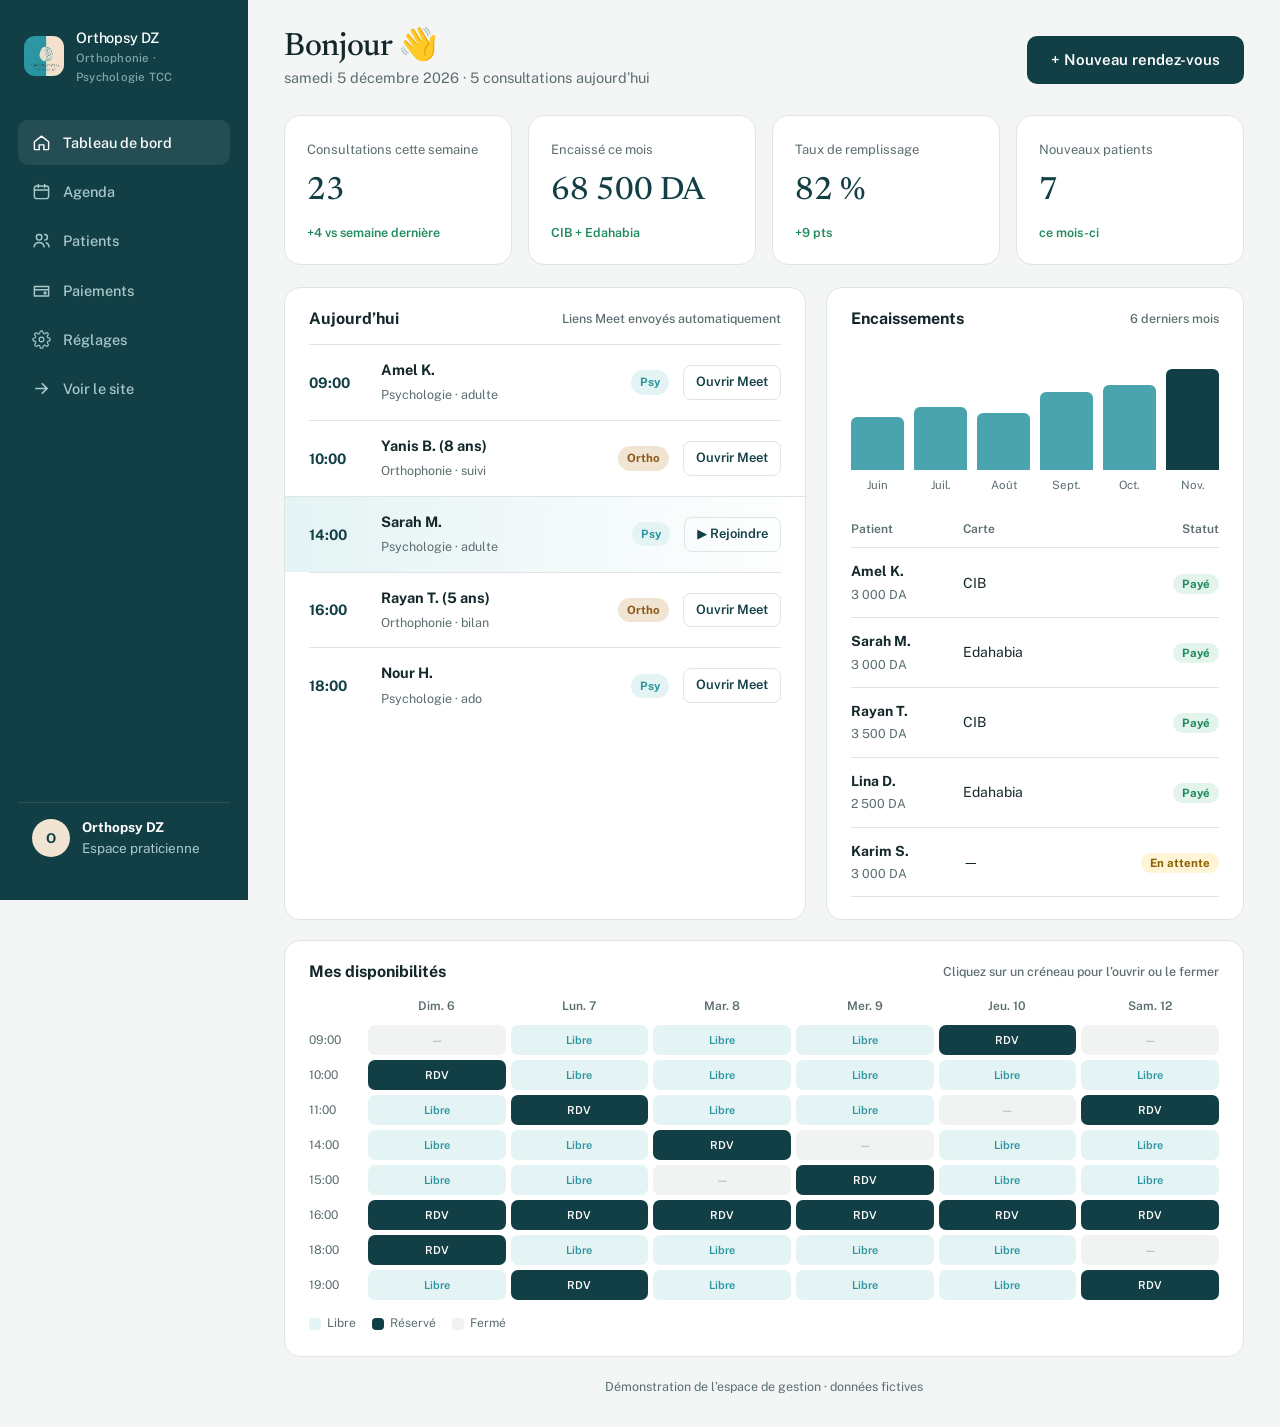
<file: espace.html>
<!DOCTYPE html><html lang="fr"><head><meta charset="utf-8"><meta name="viewport" content="width=device-width,initial-scale=1"><meta name="robots" content="noindex,nofollow,noarchive"><title>Orthopsy DZ</title><link rel="icon" href="data:image/svg+xml,%3Csvg xmlns='http://www.w3.org/2000/svg' viewBox='0 0 40 40'%3E%3Cpath d='M20 0a20 20 0 0 0 0 40z' fill='%232b8a92'/%3E%3Cpath d='M20 0a20 20 0 0 1 0 40z' fill='%23f3e6d6'/%3E%3C/svg%3E"><link rel="preconnect" href="https://fonts.googleapis.com"><link rel="preconnect" href="https://fonts.gstatic.com" crossorigin><link href="https://fonts.googleapis.com/css2?family=IBM+Plex+Sans+Arabic:wght@400;500;600;700&family=Newsreader:ital,opsz,wght@0,6..72,400;0,6..72,500;1,6..72,500&family=Public+Sans:wght@400;500;600;700;800&display=swap" rel="stylesheet"><link rel="stylesheet" href="assets/o.css"></head><body data-page="dash"><div id="app"></div><script src="assets/o.js"></script></body></html>
</file>
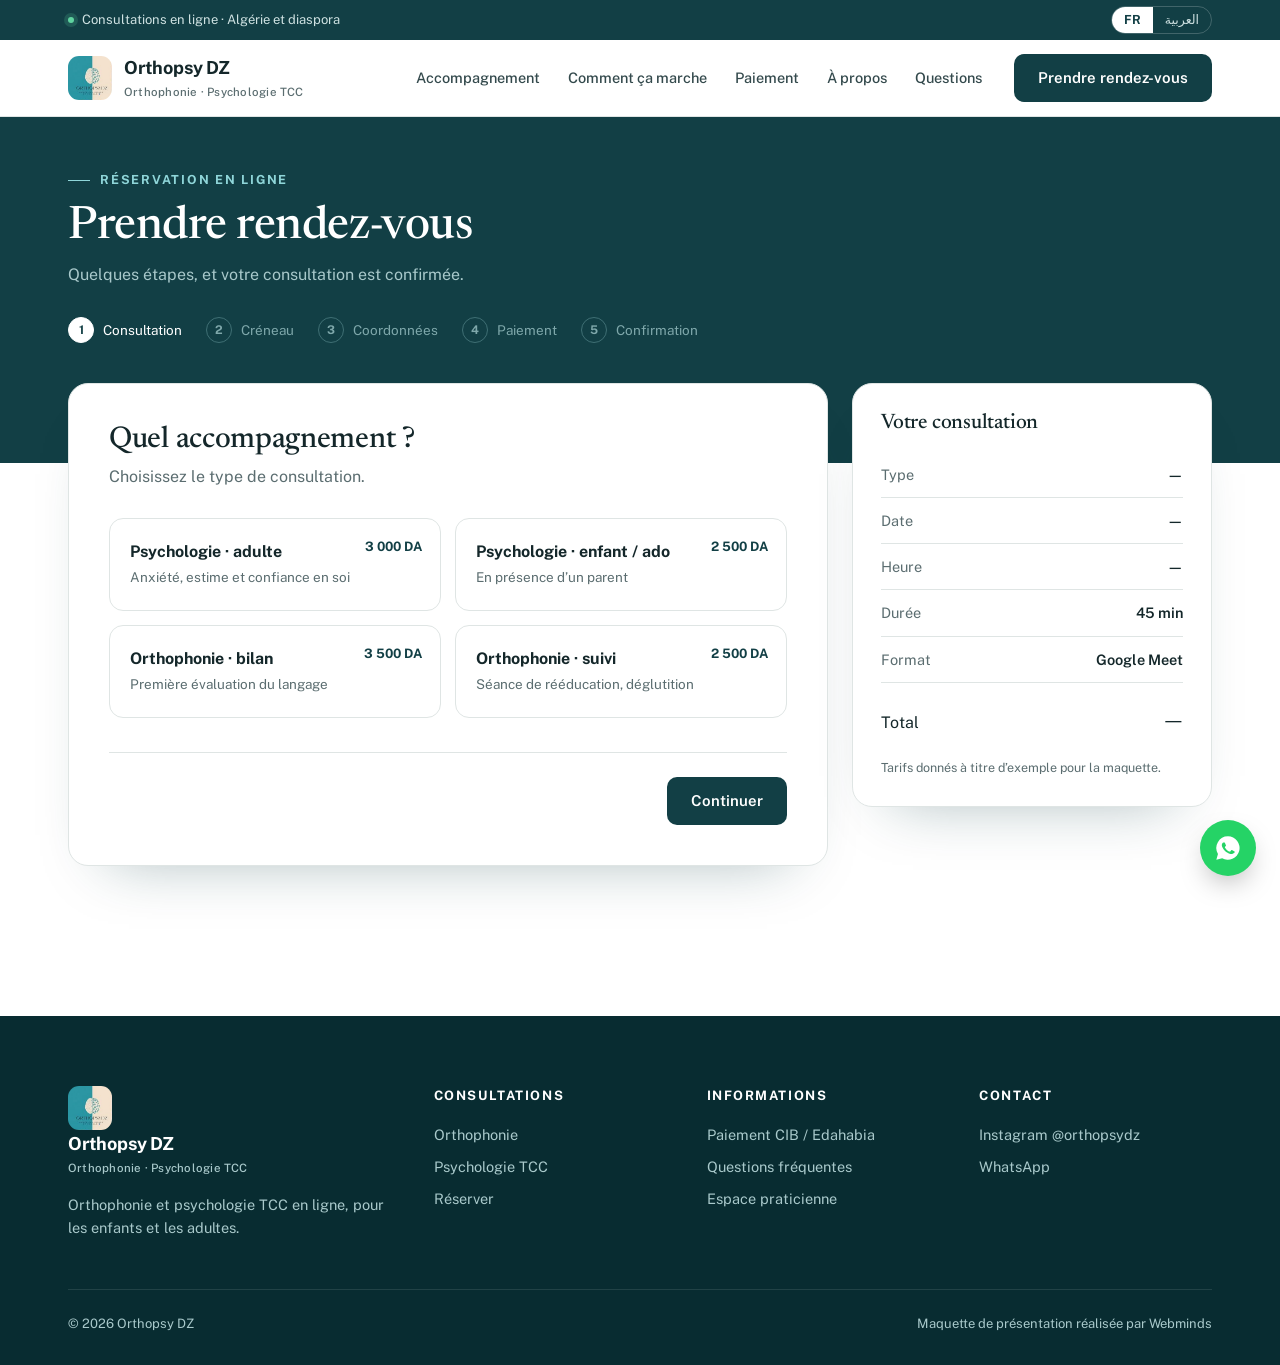
<file: reservation.html>
<!DOCTYPE html><html lang="fr"><head><meta charset="utf-8"><meta name="viewport" content="width=device-width,initial-scale=1"><meta name="robots" content="noindex,nofollow,noarchive"><title>Orthopsy DZ</title><link rel="icon" href="data:image/svg+xml,%3Csvg xmlns='http://www.w3.org/2000/svg' viewBox='0 0 40 40'%3E%3Cpath d='M20 0a20 20 0 0 0 0 40z' fill='%232b8a92'/%3E%3Cpath d='M20 0a20 20 0 0 1 0 40z' fill='%23f3e6d6'/%3E%3C/svg%3E"><link rel="preconnect" href="https://fonts.googleapis.com"><link rel="preconnect" href="https://fonts.gstatic.com" crossorigin><link href="https://fonts.googleapis.com/css2?family=IBM+Plex+Sans+Arabic:wght@400;500;600;700&family=Newsreader:ital,opsz,wght@0,6..72,400;0,6..72,500;1,6..72,500&family=Public+Sans:wght@400;500;600;700;800&display=swap" rel="stylesheet"><link rel="stylesheet" href="assets/o.css"></head><body data-page="book"><div id="app"></div><script src="assets/o.js"></script></body></html>
</file>
<file: assets/o.css>
:root{--pt:#123f45;--pt2:#17525a;--tl:#2a95a0;--tl2:#e4f3f4;--sd:#f2e4d2;--sd2:#faf4ec;--ink:#14272a;--mu:#5b6d70;--ln:#dfe5e4;--wh:#fff;--ok:#1f8a5b;--r:14px}*{box-sizing:border-box;margin:0;padding:0}html{scroll-behavior:smooth}body{font-family:'Public Sans',system-ui,sans-serif;color:var(--ink);background:var(--wh);font-size:16px;line-height:1.6;-webkit-font-smoothing:antialiased;-webkit-user-select:none;user-select:none}[dir=rtl] .btn,[dir=rtl] body,[dir=rtl] input,[dir=rtl] textarea{font-family:'IBM Plex Sans Arabic','Public Sans',sans-serif}input,textarea{-webkit-user-select:text;user-select:text}a{color:inherit;text-decoration:none}button{font:inherit;cursor:pointer;border:0;background:0 0;color:inherit}img,svg{display:block}.w{max-width:1200px;margin:0 auto;padding:0 28px}h1,h2,h3{font-family:Newsreader,Georgia,serif;font-weight:500;letter-spacing:-.01em;line-height:1.12}[dir=rtl] h1,[dir=rtl] h2,[dir=rtl] h3{font-family:'IBM Plex Sans Arabic',sans-serif;font-weight:600;letter-spacing:0;line-height:1.35}h1{font-size:clamp(38px,5.2vw,64px)}h2{font-size:clamp(30px,3.6vw,44px)}h3{font-size:23px}.ey{display:inline-flex;align-items:center;gap:10px;font-size:12.5px;font-weight:700;letter-spacing:.14em;text-transform:uppercase;color:var(--tl)}[dir=rtl] .ey{letter-spacing:0;font-size:14px}.ey:before{content:"";width:22px;height:1.5px;background:currentColor}.mu{color:var(--mu)}.tb{background:var(--pt);color:#cfe2e2;font-size:13px}.tb .w{display:flex;justify-content:space-between;align-items:center;height:40px;gap:16px}.tb span{display:flex;align-items:center;gap:8px}.tb i{width:6px;height:6px;border-radius:50%;background:#5fd3a0;box-shadow:0 0 0 4px rgba(95,211,160,.18)}.lg{display:flex;border:1px solid rgba(255,255,255,.2);border-radius:99px;overflow:hidden}.lg button{padding:3px 12px;font-size:12.5px;color:#cfe2e2}.lg button.on{background:#fff;color:var(--pt);font-weight:700}.hd{position:sticky;top:0;z-index:40;background:rgba(255,255,255,.94);backdrop-filter:blur(12px);border-bottom:1px solid var(--ln)}.hd .w{display:flex;align-items:center;gap:32px;height:76px}.brand{display:flex;align-items:center;gap:12px;font-weight:700;font-size:18px;letter-spacing:-.01em}.brand img,.brand svg{width:44px;height:44px;flex:none;border-radius:11px;object-fit:cover}.brand small{display:block;font-size:11.5px;font-weight:500;color:var(--mu);letter-spacing:.02em}.nav{display:flex;gap:28px;margin-inline-start:auto;font-size:14.5px;font-weight:500;color:#33494c}.nav a{position:relative;padding:6px 0}.nav a:after{content:"";position:absolute;inset-inline-start:0;bottom:0;height:1.5px;width:0;background:var(--tl);transition:.3s}.nav a:hover:after{width:100%}.btn{display:inline-flex;align-items:center;justify-content:center;gap:10px;height:48px;padding:0 24px;border-radius:10px;font-weight:600;font-size:15px;transition:.25s;white-space:nowrap}.b1{background:var(--pt);color:#fff}.b1:hover{background:var(--tl)}.b2{border:1.5px solid var(--ln);background:#fff}.b2:hover{border-color:var(--pt)}.b3{background:#fff;color:var(--pt)}.b3:hover{background:var(--sd)}.btn svg{width:18px;height:18px}[dir=rtl] .btn svg.ar{transform:scaleX(-1)}.mb{display:none;width:44px;height:44px;border-radius:10px;border:1px solid var(--ln);align-items:center;justify-content:center}.hero{background:linear-gradient(180deg,var(--sd2),#fff);padding:72px 0 88px;overflow:hidden}.hero .w{display:grid;grid-template-columns:1.08fr .92fr;gap:64px;align-items:center}.hero h1 em{font-style:italic;color:var(--tl)}[dir=rtl] .hero h1 em{font-style:normal}.hero p.l{font-size:18.5px;color:#3d5356;margin:24px 0 34px;max-width:540px}.hero .cta{display:flex;gap:12px;flex-wrap:wrap}.chk{display:flex;flex-wrap:wrap;gap:10px 26px;margin-top:38px;font-size:14px;color:#3d5356}.chk span{display:flex;align-items:center;gap:8px}.chk svg{width:18px;height:18px;color:var(--tl)}.wid{background:#fff;border-radius:20px;box-shadow:0 1px 0 var(--ln),0 30px 70px -28px rgba(11,58,64,.35);border:1px solid var(--ln);overflow:hidden;position:relative}.wid .wh{background:var(--pt);color:#fff;padding:20px 24px;display:flex;justify-content:space-between;align-items:center}.wid .wh b{font-family:Newsreader,serif;font-size:21px;font-weight:500}[dir=rtl] .wid .wh b{font-family:'IBM Plex Sans Arabic'}.wid .wh small{display:block;color:#9fc4c6;font-size:12.5px}.av{display:flex;align-items:center;gap:7px;font-size:12px;background:rgba(255,255,255,.1);padding:5px 11px;border-radius:99px}.av i{width:7px;height:7px;border-radius:50%;background:#5fd3a0}.wb{padding:22px 24px 24px}.wl{font-size:12px;font-weight:700;letter-spacing:.1em;text-transform:uppercase;color:var(--mu);margin-bottom:10px}[dir=rtl] .wl{letter-spacing:0}.wd{display:grid;grid-template-columns:repeat(5,1fr);gap:8px;margin-bottom:18px}.wd button{border:1.5px solid var(--ln);border-radius:12px;padding:9px 0;text-align:center;transition:.2s}.wd button small{display:block;font-size:11px;color:var(--mu);text-transform:capitalize}.wd button b{font-size:19px}.wd button.on{border-color:var(--pt);background:var(--pt);color:#fff}.wd button.on small{color:#9fc4c6}.ws{display:grid;grid-template-columns:repeat(4,1fr);gap:8px}.ws button{border:1.5px solid var(--ln);border-radius:9px;padding:9px 0;font-size:14px;font-weight:600;transition:.2s}.ws button:hover:not(:disabled){border-color:var(--tl)}.ws button.on{background:var(--tl2);border-color:var(--tl);color:var(--pt)}.ws button:disabled{color:#b8c3c2;text-decoration:line-through;cursor:default}.wf{display:flex;justify-content:space-between;align-items:center;margin-top:20px;padding-top:18px;border-top:1px dashed var(--ln);gap:12px}.cards{display:flex;gap:6px}.cd{height:26px;padding:0 9px;border-radius:5px;display:flex;align-items:center;font-size:10.5px;font-weight:800;letter-spacing:.04em}.cd.cib{background:#e8f0fb;color:#1d4d8f}.cd.ed{background:#fff4d6;color:#8a6200}.fl{position:absolute;z-index:2;background:#fff;border-radius:14px;box-shadow:0 18px 40px -16px rgba(11,58,64,.4);padding:12px 16px;display:flex;gap:12px;align-items:center;font-size:13.5px;font-weight:600;border:1px solid var(--ln)}.fl small{display:block;font-weight:400;color:var(--mu);font-size:12px}.fl u{width:36px;height:36px;border-radius:10px;display:grid;place-items:center;background:var(--tl2);color:var(--tl)}.fl u svg{width:19px;height:19px}.hw{position:relative}.f1{bottom:-26px;inset-inline-start:-34px;animation:fl 6s ease-in-out infinite}.f2{top:-30px;inset-inline-end:-26px;animation:fl 6s 1.5s ease-in-out infinite}@keyframes fl{50%{transform:translateY(-8px)}}.st{border-block:1px solid var(--ln)}.st .w{display:grid;grid-template-columns:repeat(4,1fr)}.st div div{padding:30px 0;border-inline-end:1px solid var(--ln);padding-inline:28px}.st div div:first-child{padding-inline-start:0}.st div div:last-child{border:0}.st b{display:block;font-family:Newsreader,serif;font-size:38px;font-weight:500;color:var(--pt);line-height:1.1}.st span{font-size:14px;color:var(--mu)}section.s{padding:110px 0}.sh{max-width:680px;margin-bottom:56px}.sh h2{margin:16px 0 14px}.sh p{font-size:17.5px;color:var(--mu)}.sv{display:grid;grid-template-columns:1fr 1fr;gap:24px}.sc{border:1px solid var(--ln);border-radius:20px;padding:42px;position:relative;overflow:hidden;transition:.35s;background:#fff}.sc:hover{transform:translateY(-4px);box-shadow:0 26px 60px -30px rgba(11,58,64,.35)}.sc.dk{background:var(--pt);color:#fff;border-color:var(--pt)}.sc.dk .mu{color:#a9c9cb}.sc .ic{width:58px;height:58px;border-radius:16px;display:grid;place-items:center;background:var(--tl2);color:var(--tl);margin-bottom:26px}.sc.dk .ic{background:rgba(255,255,255,.08);color:#8fd6d9}.sc .ic svg{width:28px;height:28px}.sc h3{font-size:30px;margin-bottom:10px}.sc p{margin-bottom:24px}.sc ul{list-style:none;display:grid;gap:0}.sc li{display:flex;justify-content:space-between;padding:14px 0;border-top:1px solid var(--ln);font-weight:500}.sc.dk li{border-color:rgba(255,255,255,.12)}.sc li em{font-style:normal;font-size:12.5px;color:var(--mu);font-weight:400}.sc.dk li em{color:#a9c9cb}.pills{display:flex;gap:8px;margin-bottom:22px}.pills span{font-size:12.5px;font-weight:600;padding:5px 12px;border-radius:99px;background:var(--sd)}.sc.dk .pills span{background:rgba(255,255,255,.1)}.bg2{background:var(--sd2)}.sp{display:grid;grid-template-columns:repeat(4,1fr);gap:0;counter-reset:s;border-top:1.5px solid var(--pt)}.sp div{padding:30px 26px 0 0;counter-increment:s}[dir=rtl] .sp div{padding:30px 0 0 26px}.sp div:before{content:"0" counter(s);font-family:Newsreader,serif;font-size:15px;color:var(--tl);font-weight:600;display:block;margin-bottom:18px}.sp h3{font-size:22px;margin-bottom:8px}.sp p{font-size:15px;color:var(--mu)}.pay{display:grid;grid-template-columns:1fr 1fr;gap:70px;align-items:center}.pc{background:var(--pt);border-radius:22px;padding:34px;color:#fff;position:relative;overflow:hidden}.pc:after{content:"";position:absolute;width:300px;height:300px;border-radius:50%;border:1px solid rgba(255,255,255,.08);inset-inline-end:-120px;top:-120px}.pr{display:flex;justify-content:space-between;padding:15px 0;border-bottom:1px solid rgba(255,255,255,.1);font-size:15px}.pr span{color:#a9c9cb}.pt{display:flex;justify-content:space-between;align-items:baseline;padding-top:20px}.pt b{font-family:Newsreader,serif;font-size:34px;font-weight:500}.lk{display:flex;align-items:center;gap:8px;font-size:13px;color:#a9c9cb;margin-top:22px}.lk svg{width:16px;height:16px}.fe{list-style:none;margin-top:30px;display:grid;gap:18px}.fe li{display:flex;gap:16px}.fe u{flex:none;width:42px;height:42px;border-radius:12px;background:var(--tl2);color:var(--tl);display:grid;place-items:center}.fe u svg{width:20px;height:20px}.fe b{display:block;font-size:16px}.fe span{font-size:14.5px;color:var(--mu)}.ab{display:grid;grid-template-columns:.85fr 1.15fr;gap:70px;align-items:center}.ph{aspect-ratio:4/5;border-radius:22px;background:linear-gradient(160deg,var(--tl2),var(--sd));display:grid;place-items:center;text-align:center;color:var(--mu);font-size:14px;position:relative}.ph svg{width:64px;height:64px;margin:0 auto 12px;color:var(--tl);opacity:.6}.ph .bd{position:absolute;bottom:24px;inset-inline-start:24px;inset-inline-end:24px;background:#fff;border-radius:14px;padding:14px 18px;text-align:start;color:var(--ink);font-size:13.5px;box-shadow:0 14px 30px -16px rgba(11,58,64,.35)}.ab p{font-size:17px;color:#3d5356;margin-top:16px}.ins{display:flex;gap:40px;margin-top:34px;padding-top:28px;border-top:1px solid var(--ln)}.ins b{display:block;font-family:Newsreader,serif;font-size:32px;font-weight:500;color:var(--pt)}.ins span{font-size:13.5px;color:var(--mu)}.th{display:flex;flex-wrap:wrap;gap:10px;margin-top:30px}.th span{border:1px solid var(--ln);border-radius:99px;padding:8px 16px;font-size:14px;font-weight:500}.fq{max-width:860px}.fq details{border-bottom:1px solid var(--ln)}.fq summary{list-style:none;cursor:pointer;padding:24px 0;font-size:18px;font-weight:600;display:flex;justify-content:space-between;gap:20px}.fq summary::-webkit-details-marker{display:none}.fq summary:after{content:"+";font-size:24px;font-weight:300;color:var(--tl);transition:.3s}.fq details[open] summary:after{transform:rotate(45deg)}.fq p{padding:0 0 24px;color:var(--mu);max-width:720px}.band{background:var(--pt);border-radius:24px;padding:64px;display:flex;justify-content:space-between;align-items:center;gap:40px;color:#fff;position:relative;overflow:hidden}.band p{color:#a9c9cb;margin-top:10px;font-size:17px}.band:before{content:"";position:absolute;width:420px;height:420px;border-radius:50%;background:radial-gradient(circle,rgba(43,138,146,.5),transparent 70%);inset-inline-end:-120px;top:-160px}.band>*{position:relative}.ft{background:#082c31;color:#a9c9cb;padding:70px 0 30px;margin-top:110px;font-size:14.5px}.ft .g{display:grid;grid-template-columns:1.4fr 1fr 1fr 1fr;gap:40px}.ft h4{color:#fff;font-size:13px;letter-spacing:.12em;text-transform:uppercase;margin-bottom:16px}[dir=rtl] .ft h4{letter-spacing:0}.ft a{display:block;margin-bottom:9px}.ft a:hover{color:#fff}.ft .brand{color:#fff;margin-bottom:16px}.ft .brand small{color:#a9c9cb}.ft .bt{display:flex;justify-content:space-between;margin-top:50px;padding-top:24px;border-top:1px solid rgba(255,255,255,.1);font-size:13px;gap:20px;flex-wrap:wrap}.wa{position:fixed;bottom:24px;inset-inline-end:24px;width:56px;height:56px;border-radius:50%;background:#25d366;color:#fff;display:grid;place-items:center;box-shadow:0 12px 30px -10px rgba(0,0,0,.4);z-index:50}.wa svg{width:28px;height:28px}.rv{opacity:0;transform:translateY(22px);transition:opacity .8s,transform .8s cubic-bezier(.2,.7,.2,1)}.rv.in{opacity:1;transform:none}.bkh{background:var(--pt);color:#fff;padding:46px 0 120px}.bkh h1{font-size:clamp(32px,4vw,46px)}.bkh p{color:#a9c9cb;margin-top:8px}.stp{display:flex;gap:6px;margin-top:30px;flex-wrap:wrap}.stp span{display:flex;align-items:center;gap:9px;font-size:13.5px;color:#7fa8ab;padding-inline-end:18px}.stp span b{width:26px;height:26px;border-radius:50%;border:1.5px solid #3f6f74;display:grid;place-items:center;font-size:12px}.stp span.on{color:#fff}.stp span.on b{background:#fff;color:var(--pt);border-color:#fff}.stp span.dn b{background:var(--tl);border-color:var(--tl);color:#fff}.bk{margin-top:-80px;padding-bottom:40px}.bk .w{display:grid;grid-template-columns:1fr 360px;gap:24px;align-items:start}.pn,.sm{background:#fff;border:1px solid var(--ln);border-radius:20px;box-shadow:0 30px 60px -40px rgba(11,58,64,.4);min-width:0}.pn{padding:40px}.pn h2{font-size:30px}.pn .sub{color:var(--mu);margin:6px 0 28px}.op{display:grid;grid-template-columns:1fr 1fr;gap:14px}.op button{text-align:start;border:1.5px solid var(--ln);border-radius:14px;padding:20px;transition:.2s;position:relative}.op button:hover{border-color:var(--tl)}.op button.on{border-color:var(--pt);background:var(--tl2);box-shadow:inset 0 0 0 1px var(--pt)}.op b{display:block;font-size:16px}.op span{font-size:13.5px;color:var(--mu)}.op em{position:absolute;top:18px;inset-inline-end:18px;font-style:normal;font-size:13px;font-weight:700;color:var(--pt)}.dy{display:grid;grid-template-columns:repeat(7,1fr);gap:8px;margin-bottom:24px}.dy button{border:1.5px solid var(--ln);border-radius:12px;padding:10px 0;text-align:center;transition:.2s}.dy small{display:block;font-size:11.5px;color:var(--mu);text-transform:capitalize}.dy b{font-size:20px}.dy button.on{background:var(--pt);border-color:var(--pt);color:#fff}.dy button.on small{color:#9fc4c6}.dy button:disabled{opacity:.35;cursor:default}.sl{display:grid;grid-template-columns:repeat(4,1fr);gap:10px}.sl button{border:1.5px solid var(--ln);border-radius:10px;padding:12px 0;font-weight:600;transition:.2s}.sl button.on{background:var(--tl2);border-color:var(--pt);color:var(--pt)}.sl button:disabled{color:#b8c3c2;text-decoration:line-through;cursor:default}.fm{display:grid;grid-template-columns:1fr 1fr;gap:16px}.fm label{display:grid;gap:7px;font-size:13.5px;font-weight:600}.fm .fu{grid-column:1/-1}.fm input,.fm textarea{width:100%;border:1.5px solid var(--ln);border-radius:10px;padding:13px 14px;font:inherit;font-weight:400;font-size:15px;color:var(--ink);transition:.2s;resize:vertical}.fm input:focus,.fm textarea:focus{outline:0;border-color:var(--tl);box-shadow:0 0 0 4px var(--tl2)}.cb{display:flex!important;gap:10px;align-items:flex-start;font-weight:400!important;color:var(--mu)}.cb input{width:18px;height:18px;margin-top:3px;accent-color:var(--pt)}.pm{display:grid;grid-template-columns:1fr 1fr;gap:14px}.pm button{border:1.5px solid var(--ln);border-radius:14px;padding:22px;display:flex;align-items:center;gap:16px;text-align:start;transition:.2s}.pm button.on{border-color:var(--pt);box-shadow:inset 0 0 0 1px var(--pt);background:var(--tl2)}.pm .cd{height:40px;width:64px;justify-content:center;font-size:12px;border-radius:7px}.pm b{display:block}.pm span{font-size:13px;color:var(--mu)}.sec{display:flex;gap:14px;align-items:center;background:var(--sd2);border-radius:12px;padding:16px 18px;margin-top:20px;font-size:14px;color:#3d5356}.sec svg{flex:none;width:22px;height:22px;color:var(--ok)}.nv{display:flex;justify-content:space-between;margin-top:34px;padding-top:24px;border-top:1px solid var(--ln)}.er{color:#b3261e;font-size:14px;margin-top:16px;font-weight:500}.sm{padding:28px;position:sticky;top:100px}.sm h3{font-size:21px;margin-bottom:16px}.sm dl div{display:flex;justify-content:space-between;gap:12px;padding:11px 0;border-bottom:1px solid var(--ln);font-size:14.5px}.sm dt{color:var(--mu)}.sm dd{font-weight:600;text-align:end}.sm .tt{display:flex;justify-content:space-between;align-items:baseline;margin-top:16px}.sm .tt b{font-family:Newsreader,serif;font-size:28px;font-weight:500}.sm .nt{font-size:12.5px;color:var(--mu);margin-top:14px}.ok{text-align:center;padding:10px 0 10px}.ok u{width:76px;height:76px;border-radius:50%;background:#e3f4ec;color:var(--ok);display:grid;place-items:center;margin:0 auto 20px;animation:pop .6s cubic-bezier(.2,1.6,.4,1)}.ok u svg{width:36px;height:36px}@keyframes pop{from{transform:scale(.3);opacity:0}}.rc{border:1px solid var(--ln);border-radius:14px;margin-top:26px;overflow:hidden}.rc .rh{background:var(--sd2);padding:14px 20px;font-weight:700;font-size:14px;display:flex;justify-content:space-between}.rc dl{padding:6px 20px 10px}.rc dl div{display:flex;justify-content:space-between;padding:9px 0;border-bottom:1px dashed var(--ln);font-size:14.5px}.rc dl div:last-child{border:0}.rc dt{color:var(--mu)}.mt{background:var(--pt);color:#fff;border-radius:16px;padding:24px;margin-top:18px;display:flex;justify-content:space-between;align-items:center;gap:18px;flex-wrap:wrap}.mt p{color:#a9c9cb;font-size:14px}.acts{display:flex;gap:10px;margin-top:16px;flex-wrap:wrap}.dm{font-size:12.5px;color:var(--mu);text-align:center;margin-top:20px}.md{position:fixed;inset:0;background:rgba(8,44,49,.55);backdrop-filter:blur(4px);display:grid;place-items:center;z-index:90;padding:20px}.md>div{background:#fff;border-radius:20px;padding:40px;max-width:420px;width:100%;text-align:center}.sp1{width:54px;height:54px;border-radius:50%;border:4px solid var(--tl2);border-top-color:var(--tl);margin:0 auto 22px;animation:rt 1s linear infinite}@keyframes rt{to{transform:rotate(360deg)}}.md h3{font-size:22px;margin-bottom:8px}.md p{color:var(--mu);font-size:14.5px}.br{height:6px;background:var(--tl2);border-radius:9px;margin-top:22px;overflow:hidden}.br i{display:block;height:100%;width:0;background:var(--tl);transition:width 2.4s ease}.db{display:grid;grid-template-columns:248px 1fr;min-height:100vh;background:#f4f6f6}.sb{background:var(--pt);color:#a9c9cb;padding:26px 18px;display:flex;flex-direction:column;gap:4px;position:sticky;top:0;height:100vh}.sb .brand{color:#fff;margin:0 0 30px;padding:0 6px}.sb a.brand img{width:40px;height:40px}.sb a.brand:hover{background:0 0}.sb .brand small{color:#7fa8ab}.sb a{display:flex;align-items:center;gap:12px;padding:11px 14px;border-radius:10px;font-size:14.5px;font-weight:500}.sb a svg{width:19px;height:19px}.sb a.on,.sb a:hover{background:rgba(255,255,255,.08);color:#fff}.sb .me{margin-top:auto;display:flex;gap:12px;align-items:center;padding:14px;border-top:1px solid rgba(255,255,255,.1);font-size:13.5px}.sb .me i{width:38px;height:38px;border-radius:50%;background:var(--sd);color:var(--pt);display:grid;place-items:center;font-style:normal;font-weight:700}.dm2{padding:30px 36px;min-width:0}.dt{display:flex;justify-content:space-between;align-items:center;margin-bottom:26px;gap:16px;flex-wrap:wrap}.dt h1{font-size:32px}.dt p{color:var(--mu);font-size:14.5px}.kp{display:grid;grid-template-columns:repeat(4,1fr);gap:16px;margin-bottom:22px}.kp div{background:#fff;border:1px solid var(--ln);border-radius:16px;padding:20px 22px}.kp span{font-size:13px;color:var(--mu)}.kp b{display:block;font-family:Newsreader,serif;font-size:32px;font-weight:500;color:var(--pt);margin:4px 0 2px}.kp em{font-style:normal;font-size:12.5px;color:var(--ok);font-weight:600}.g2{display:grid;grid-template-columns:1.25fr 1fr;gap:20px;margin-bottom:20px}.cr{background:#fff;border:1px solid var(--ln);border-radius:16px;padding:22px 24px;min-width:0}.cr h3{font-family:'Public Sans',system-ui,sans-serif;letter-spacing:0;font-size:16px;font-weight:700;margin-bottom:16px;display:flex;justify-content:space-between;align-items:center}.cr h3 small{font-weight:500;font-size:12.5px;color:var(--mu)}.ap{display:flex;align-items:center;gap:14px;padding:13px 0;border-top:1px solid var(--ln)}.ap .tm{width:58px;font-weight:700;font-size:14.5px;color:var(--pt)}.ap .tg{font-size:11.5px;font-weight:700;padding:3px 9px;border-radius:99px;background:var(--tl2);color:var(--tl)}.ap .tg.o{background:var(--sd);color:#8a5a1a}.ap div{flex:1;min-width:0}.ap b{display:block;font-size:14.5px}.ap span{font-size:12.5px;color:var(--mu)}.ap a{font-size:13px;font-weight:600;color:var(--pt);border:1.5px solid var(--ln);padding:6px 12px;border-radius:8px;white-space:nowrap}.ap a:hover{border-color:var(--pt)}.ap.nw{background:linear-gradient(90deg,var(--tl2),transparent);margin:0 -24px;padding-inline:24px}.gr{display:grid;grid-template-columns:54px repeat(6,1fr);gap:5px;font-size:12px}.gr .hh{text-align:center;color:var(--mu);font-weight:600;padding-bottom:4px;text-transform:capitalize}.gr .tl{color:var(--mu);display:flex;align-items:center}.gr button{height:30px;border-radius:7px;background:var(--tl2);border:1.5px solid transparent;font-size:11px;font-weight:600;color:var(--tl);transition:.15s}.gr button.x{background:#f1f3f3;color:#b0bbba}.gr button.b{background:var(--pt);color:#fff}.gr button:hover{border-color:var(--tl)}.lgd{display:flex;gap:16px;margin-top:14px;font-size:12px;color:var(--mu)}.lgd span{display:flex;align-items:center;gap:6px}.lgd i{width:12px;height:12px;border-radius:4px}table.tb2{width:100%;border-collapse:collapse;font-size:14px}.tb2 th{text-align:start;font-size:12px;color:var(--mu);font-weight:600;padding:8px 0;border-bottom:1px solid var(--ln)}.tb2 td{padding:12px 0;border-bottom:1px solid var(--ln)}.tb2 td:last-child,.tb2 th:last-child{text-align:end}.bd2{font-size:11.5px;font-weight:700;padding:3px 9px;border-radius:99px}.bd2.p{background:#e3f4ec;color:var(--ok)}.bd2.w{background:#fff4d6;color:#8a6200}.chart{display:flex;align-items:flex-end;gap:10px;height:150px;padding-top:10px}.chart div{flex:1;display:flex;flex-direction:column;align-items:center;gap:6px;height:100%;justify-content:flex-end}.chart i{width:100%;border-radius:6px 6px 0 0;background:var(--tl);opacity:.85;transform-origin:bottom;animation:gr 1s cubic-bezier(.2,.7,.2,1) both}.chart div:last-child i{background:var(--pt);opacity:1}.chart span{font-size:11.5px;color:var(--mu)}@keyframes gr{from{transform:scaleY(0)}}.toast{position:fixed;bottom:24px;left:50%;transform:translate(-50%,120px);background:var(--ink);color:#fff;padding:13px 22px;border-radius:12px;font-size:14px;transition:.4s;z-index:99;opacity:0}.toast.on{transform:translate(-50%,0);opacity:1}.demo{position:fixed;top:0;left:50%;transform:translateX(-50%);background:var(--sd);color:#6b4a1a;font-size:12px;font-weight:600;padding:4px 14px;border-radius:0 0 10px 10px;z-index:100}@media print{body{display:none!important}}@media(max-width:1000px){.hd .b1,.nav{display:none}.mb{display:flex;margin-inline-start:auto}.ab,.bk .w,.g2,.hero .w,.pay{grid-template-columns:1fr}.hero .w{gap:56px}.sv{grid-template-columns:1fr}.sp{grid-template-columns:1fr 1fr;row-gap:30px}.st .w{grid-template-columns:1fr 1fr}.st div div:nth-child(2){border:0}.ft .g{grid-template-columns:1fr 1fr}.kp{grid-template-columns:1fr 1fr}.db{grid-template-columns:1fr}.sb{display:none}.sm{position:static}.nav.op2{display:flex;position:absolute;top:76px;left:0;right:0;flex-direction:column;background:#fff;padding:16px 28px 24px;border-bottom:1px solid var(--ln);gap:6px}}@media(max-width:640px){.w{padding:0 20px}.st b{font-size:27px}.st div div{padding-inline:16px}.tb .w>span:first-child{font-size:11.5px}section.s{padding:76px 0}.hero{padding:48px 0 70px}.f1{inset-inline-start:-8px}.f2{inset-inline-end:-6px;top:-34px}.pn{padding:26px 20px}.fm,.op,.pm{grid-template-columns:1fr}.dy{grid-template-columns:repeat(4,1fr)}.sl{grid-template-columns:repeat(3,1fr)}.band{padding:40px 28px;flex-direction:column;align-items:flex-start}.sc{padding:30px 24px}.ins{gap:24px}.dm2{padding:22px 16px}.gr{grid-template-columns:44px repeat(6,1fr);gap:3px}.ft .g{grid-template-columns:1fr}.wd{grid-template-columns:repeat(5,1fr);gap:5px}}.hero{background:var(--sd2);padding:64px 0 90px}.hero .w{grid-template-columns:1.05fr .95fr}.hp{position:relative;justify-self:end;width:min(100%,440px)}.hp .fr{border-radius:200px 200px 24px 24px;overflow:hidden;aspect-ratio:4/5;background:var(--sd);box-shadow:0 40px 80px -40px rgba(18,63,69,.45)}.hp .fr img{width:100%;height:100%;object-fit:cover;object-position:50% 25%}.hp:before{content:"";position:absolute;inset:-18px -18px auto auto;width:62%;height:70%;border-radius:200px 200px 24px 24px;border:1.5px solid var(--tl);opacity:.35;z-index:-1}[dir=rtl] .hp{justify-self:start}[dir=rtl] .hp:before{inset:-18px auto auto -18px}.nm{position:absolute;bottom:26px;inset-inline-start:-34px;background:#fff;border-radius:16px;padding:12px 18px 12px 12px;display:flex;gap:12px;align-items:center;box-shadow:0 20px 40px -18px rgba(18,63,69,.45)}.nm img{width:46px;height:46px;border-radius:10px;object-fit:cover}.nm b{display:block;font-size:15.5px}.nm span{font-size:12.5px;color:var(--mu)}.sc .no{display:block;font-family:Newsreader,serif;font-size:15px;color:var(--tl);margin-bottom:26px;padding-bottom:18px;border-bottom:1px solid var(--ln)}.sc.dk .no{color:#8fd6d9;border-color:rgba(255,255,255,.12)}.ap2{position:relative;max-width:460px}.ap2 .a1{width:100%;aspect-ratio:4/5;object-fit:cover;object-position:50% 20%;border-radius:24px}.ap2 .a2{position:absolute;width:128px;height:128px;border-radius:20px;bottom:-30px;inset-inline-end:-30px;border:6px solid var(--sd2);object-fit:cover;box-shadow:0 20px 40px -20px rgba(18,63,69,.5)}.sig{display:inline-flex;align-items:center;gap:14px;margin-top:30px;padding:10px 20px 10px 10px;border:1px solid var(--ln);border-radius:14px;background:#fff;transition:.25s}.sig:hover{border-color:var(--tl)}.sig img{width:44px;height:44px;border-radius:10px}.sig b{display:block;font-size:15px}.sig small{color:var(--mu);font-size:12.5px}.sig svg{width:18px;height:18px;color:var(--tl)}.pyl{margin-top:64px;display:flex;align-items:center;gap:28px;padding:28px 32px;border:1px solid var(--ln);border-radius:20px;background:var(--sd2)}.pyl p{flex:1;color:#3d5356;font-size:15.5px}.pyl .cd{height:34px;padding:0 12px;font-size:12px}.po{display:grid;grid-template-columns:repeat(3,1fr);gap:20px}.pst{background:#fff;border:1px solid var(--ln);border-radius:20px;padding:30px;display:flex;flex-direction:column;gap:12px;transition:.3s}.pst:hover{transform:translateY(-4px);box-shadow:0 26px 50px -30px rgba(18,63,69,.4)}.tgp{align-self:flex-start;font-size:12px;font-weight:700;color:var(--tl);background:var(--tl2);padding:4px 11px;border-radius:99px}.pst h3{font-size:22px}.pst p{color:#3d5356;font-size:15px;flex:1;font-style:italic}.pst p.arp{font-family:'IBM Plex Sans Arabic',sans-serif;font-style:normal;text-align:right;line-height:1.9}.mr{display:flex;align-items:center;gap:8px;font-size:14px;font-weight:600;color:var(--pt)}.mr svg{width:16px;height:16px}.band{padding:0;align-items:stretch;gap:0}.band img{width:38%;object-fit:cover;object-position:50% 30%;min-height:340px}.band>div{padding:56px;align-self:center}@media(max-width:1000px){.hp{justify-self:center}.nm{inset-inline-start:-10px}.po{grid-template-columns:1fr}.ap2{margin:0 auto 30px}.pyl{flex-direction:column;align-items:flex-start}}@media(max-width:640px){.band img{width:100%;min-height:240px;max-height:280px}.band>div{padding:32px 26px 36px}.ap2 .a2{width:96px;height:96px;inset-inline-end:-6px}.nm{bottom:16px}}.hs{position:relative;height:calc(100vh - 116px);min-height:560px;max-height:920px;overflow:hidden;background:var(--pt);color:#fff}.sd{position:absolute;inset:0;opacity:0;transition:opacity 1.4s ease}.sd.on{opacity:1}.sd img{width:100%;height:100%;object-fit:cover;transform:scale(1.08)}.sd.on img{animation:kb 9s ease-out forwards}@keyframes kb{from{transform:scale(1.12)}to{transform:scale(1)}}.hsv{position:absolute;inset:0;background:linear-gradient(90deg,rgba(10,38,42,.9) 0,rgba(10,38,42,.68) 48%,rgba(10,38,42,.2) 100%),linear-gradient(0deg,rgba(10,38,42,.55),transparent 40%)}[dir=rtl] .hsv{background:linear-gradient(270deg,rgba(10,38,42,.82) 0,rgba(10,38,42,.55) 45%,rgba(10,38,42,.1) 100%),linear-gradient(0deg,rgba(10,38,42,.55),transparent 40%)}.hsc{position:relative;z-index:2;height:100%;display:flex;flex-direction:column;justify-content:center;padding-bottom:60px}.hsc .ey{margin-bottom:22px}.st2{display:none;max-width:680px}.st2.on{display:block;animation:up .9s cubic-bezier(.2,.7,.2,1)}@keyframes up{from{opacity:0;transform:translateY(26px)}}.st2 h1{font-size:clamp(40px,5.6vw,76px);color:#fff}.st2 p{font-size:clamp(17px,1.6vw,20px);color:#d6e8e9;margin-top:20px;max-width:560px}.hsc .cta{display:flex;gap:12px;margin-top:38px;flex-wrap:wrap}.gh{border:1.5px solid rgba(255,255,255,.45);color:#fff}.gh:hover{background:rgba(255,255,255,.12)}.hsn{position:absolute;left:0;right:0;bottom:34px;z-index:3;display:flex;justify-content:space-between;align-items:flex-end}.dots{display:flex;gap:10px}.dots button{width:64px;text-align:start;color:rgba(255,255,255,.6);font-size:12px;font-weight:600}.dots i{display:block;height:2px;background:rgba(255,255,255,.3);margin-bottom:8px;position:relative;overflow:hidden}.dots i:after{content:"";position:absolute;inset:0;background:#fff;transform:scaleX(0);transform-origin:left}[dir=rtl] .dots i:after{transform-origin:right}.dots button.on{color:#fff}.dots button.on i:after{animation:pg 6.5s linear forwards}@keyframes pg{to{transform:scaleX(1)}}.arr{display:flex;gap:10px}.arr button{width:48px;height:48px;border-radius:50%;border:1.5px solid rgba(255,255,255,.4);display:grid;place-items:center;transition:.2s}.arr button:hover{background:#fff;color:var(--pt)}.arr svg{width:20px;height:20px}[dir=rtl] .arr svg{transform:scaleX(-1)}.sc.ph2{padding:0}.sc.ph2>img{width:100%;height:260px;object-fit:cover}.sc.ph2 .in{padding:34px 40px 38px}@media(max-width:640px){.hs{height:82vh;min-height:520px}.hsv{background:linear-gradient(0deg,rgba(10,38,42,.88) 15%,rgba(10,38,42,.35) 70%)}.hsc{justify-content:flex-end;padding-bottom:120px}.dots button{width:38px}.arr{display:none}.sc.ph2 .in{padding:26px 24px 30px}.sc.ph2>img{height:200px}}
</file>
